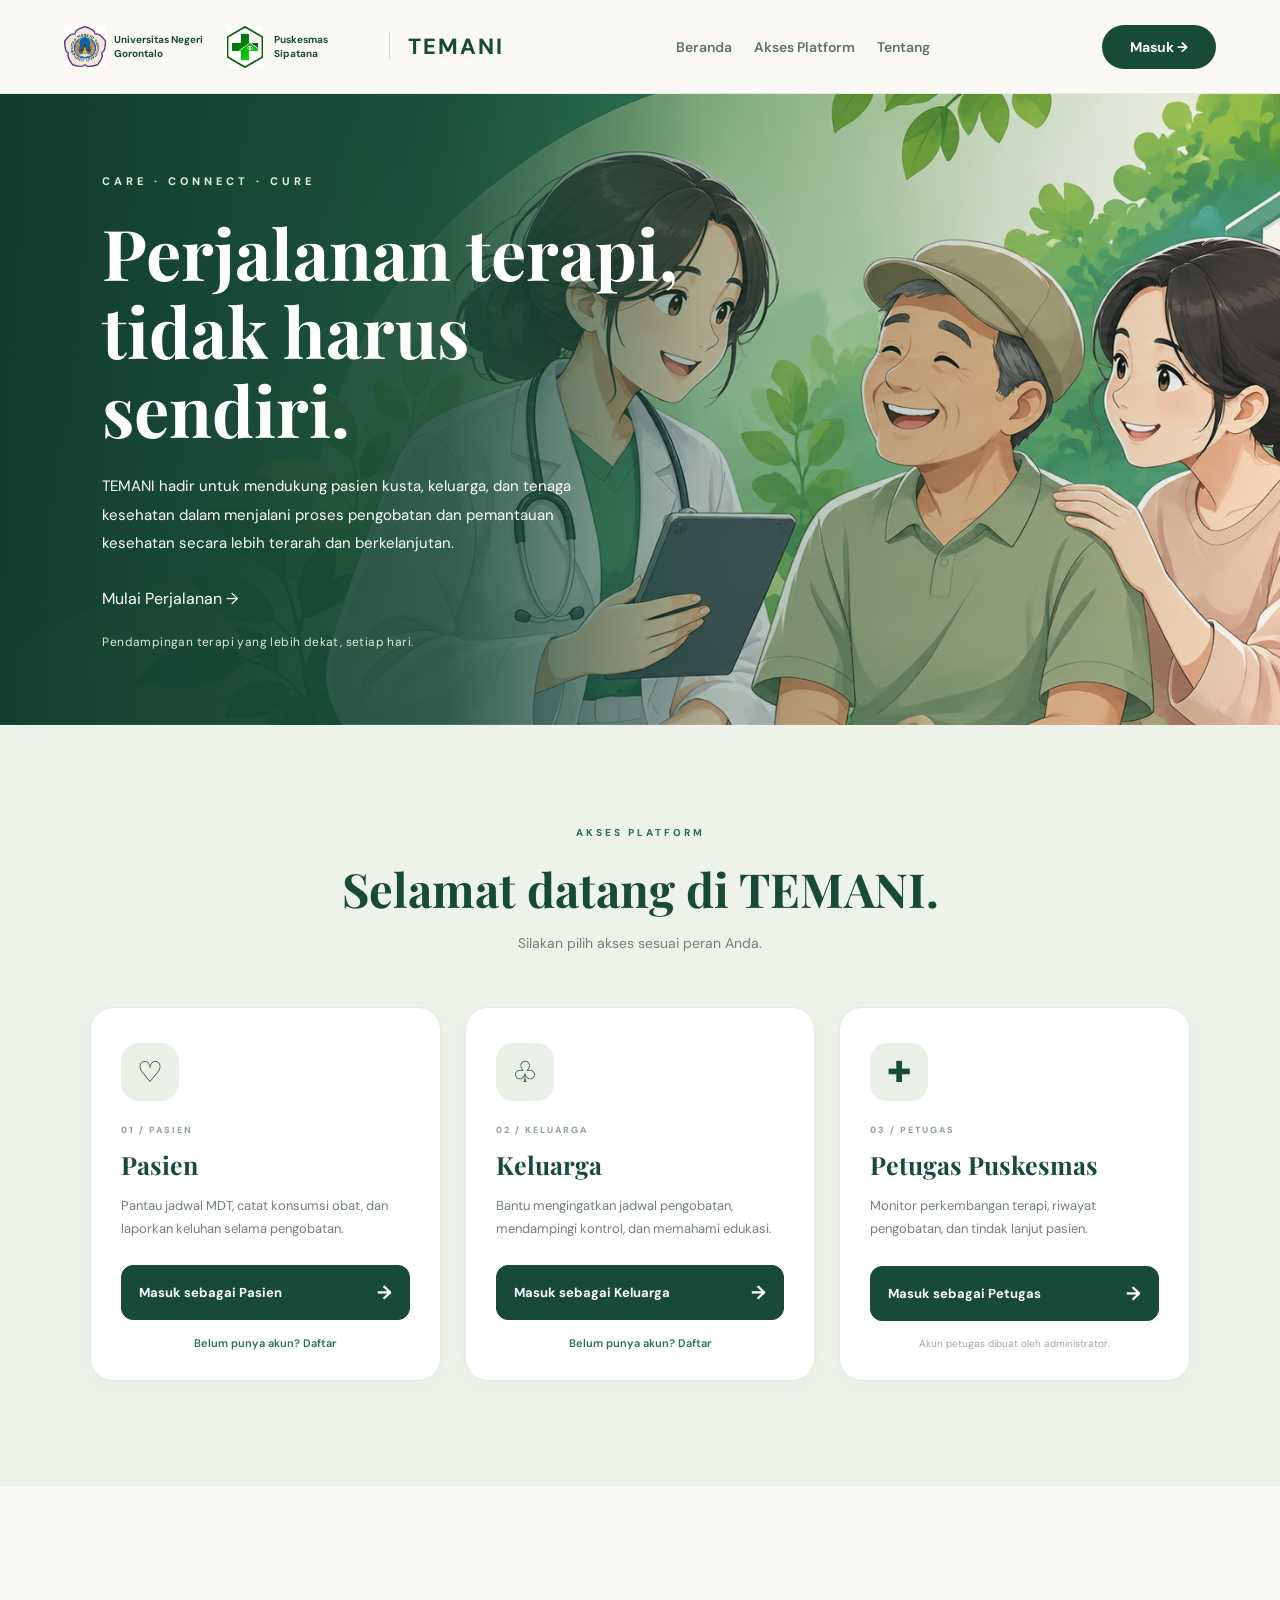
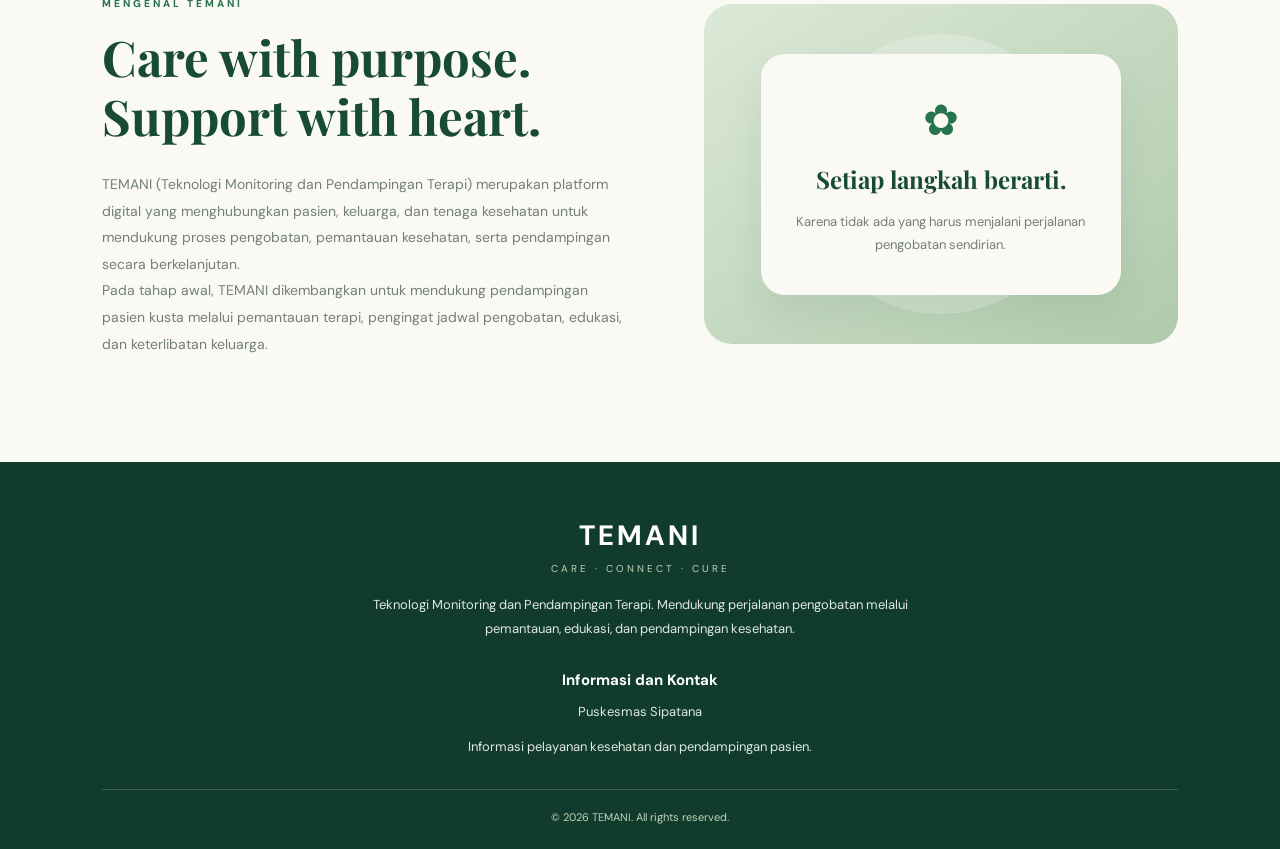
<file: index.html>
<!DOCTYPE html>
<html lang="id">
<head>
  <meta charset="UTF-8">
  <meta name="viewport" content="width=device-width, initial-scale=1.0">

  <meta name="theme-color" content="#174b38">
  <meta name="description" content="TEMANI - Platform Monitoring dan Pendampingan Terapi Morbus Hansen.">

  <title>TEMANI | Care · Connect · Cure</title>

  <link rel="preconnect" href="https://fonts.googleapis.com">
  <link rel="preconnect" href="https://fonts.gstatic.com" crossorigin>

  <link href="https://fonts.googleapis.com/css2?family=DM+Sans:wght@400;500;600;700;800&family=Playfair+Display:wght@500;600;700&display=swap" rel="stylesheet">

  <link rel="stylesheet" href="style.css">
</head>

<body>

  <!-- NAVIGATION -->
 
<header class="navbar">

  <div class="navbar-left">

    <div class="institution-brand">

      <div class="institution-item">
        <img src="images/logo-ung.jpg"
             alt="Logo Universitas Negeri Gorontalo">
        <span>Universitas Negeri Gorontalo</span>
      </div>

      <div class="institution-item">
        <img src="images/logo-puskesmas.webp"
             alt="Logo Puskesmas Sipatana">
        <span>Puskesmas Sipatana</span>
      </div>

    </div>

    <a href="#beranda" class="brand">
      <span>TEMANI</span>
    </a>

  </div>

  <nav class="nav-links">
    <a href="#beranda">Beranda</a>
    <a href="#akses">Akses Platform</a>
    <a href="#tentang">Tentang</a>
  </nav>

  <button class="nav-login" onclick="openLogin('pasien')">
    Masuk →
  </button>

  <button class="mobile-menu" aria-label="Buka menu">
    ☰
  </button>

</header>



  <main>

    <!-- HERO -->
    <section class="hero" id="beranda">

      <div class="hero-overlay"></div>

      <div class="hero-content">

        <div class="hero-label">
          CARE · CONNECT · CURE
        </div>

        <h1>
          Perjalanan terapi,<br>
          tidak harus sendiri.
        </h1>

        
<p>
  TEMANI hadir untuk mendukung pasien kusta,
  keluarga, dan tenaga kesehatan dalam menjalani
  proses pengobatan dan pemantauan kesehatan
  secara lebih terarah dan berkelanjutan.
</p>


        <a href="#akses" class="hero-cta">
          Mulai Perjalanan →
        </a>

        <div class="hero-caption">
          Pendampingan terapi yang lebih dekat, setiap hari.
        </div>

      </div>

    </section>


    <!-- USER ACCESS -->
    <section class="access-section" id="akses">

      <div class="access-heading">

        <span class="section-label">AKSES PLATFORM</span>

        <h2>Selamat datang di TEMANI.</h2>

        <p>
          Silakan pilih akses sesuai peran Anda.
        </p>

      </div>


      <div class="access-grid">

        <!-- PATIENT -->
        <article class="access-card">

          <div class="access-icon">♡</div>

          <span class="access-number">01 / PASIEN</span>

          <h3>Pasien</h3>

          <p>
            Pantau jadwal MDT, catat konsumsi obat,
            dan laporkan keluhan selama pengobatan.
          </p>

          <button
            class="access-button"
            onclick="openLogin('pasien')">
            Masuk sebagai Pasien
            <span>→</span>
          </button>

          <a href="#" class="register-link"
             onclick="openRegister('pasien'); return false;">
            Belum punya akun? Daftar
          </a>

        </article>


        <!-- FAMILY -->
        <article class="access-card">

          <div class="access-icon">♧</div>

          <span class="access-number">02 / KELUARGA</span>

          <h3>Keluarga</h3>

          <p>
            Bantu mengingatkan jadwal pengobatan,
            mendampingi kontrol, dan memahami edukasi.
          </p>

          <button
            class="access-button"
            onclick="openLogin('keluarga')">
            Masuk sebagai Keluarga
            <span>→</span>
          </button>

          <a href="#" class="register-link"
             onclick="openRegister('keluarga'); return false;">
            Belum punya akun? Daftar
          </a>

        </article>


        <!-- HEALTH STAFF -->
        <article class="access-card">

          <div class="access-icon">✚</div>

          <span class="access-number">03 / PETUGAS</span>

          <h3>Petugas Puskesmas</h3>

          <p>
            Monitor perkembangan terapi, riwayat
            pengobatan, dan tindak lanjut pasien.
          </p>

          <button
            class="access-button"
            onclick="openLogin('petugas')">
            Masuk sebagai Petugas
            <span>→</span>
          </button>

          <span class="staff-note">
            Akun petugas dibuat oleh administrator.
          </span>

        </article>

      </div>

    </section>


    <!-- ABOUT -->
    <section class="about-section" id="tentang">

      
<div class="about-content">

  <span class="section-label">MENGENAL TEMANI</span>

  <h2>
    Care with purpose.<br>
    Support with heart.
  </h2>

  <p>
    TEMANI (Teknologi Monitoring dan Pendampingan Terapi)
    merupakan platform digital yang menghubungkan pasien,
    keluarga, dan tenaga kesehatan untuk mendukung proses
    pengobatan, pemantauan kesehatan, serta pendampingan
    secara berkelanjutan.
  </p>

  <p>
    Pada tahap awal, TEMANI dikembangkan untuk mendukung
    pendampingan pasien kusta melalui pemantauan terapi,
    pengingat jadwal pengobatan, edukasi, dan keterlibatan
    keluarga.
  </p>

</div>


      <div class="about-visual">

        <div class="about-decoration"></div>

        <div class="about-card">

          <span class="about-symbol">✿</span>

          <h3>Setiap langkah berarti.</h3>

          <p>
            Karena tidak ada yang harus menjalani
            perjalanan pengobatan sendirian.
          </p>

        </div>

      </div>

    </section>

  </main>


  <!-- FOOTER -->

<footer class="footer">

  <div class="footer-brand">
    <strong>TEMANI</strong>
    <span>CARE · CONNECT · CURE</span>
  </div>

  <p>
    Teknologi Monitoring dan Pendampingan Terapi.
    Mendukung perjalanan pengobatan melalui
    pemantauan, edukasi, dan pendampingan kesehatan.
  </p>

  <div class="footer-contact">
    <h3>Informasi dan Kontak</h3>
    <p>Puskesmas Sipatana</p>
    <p>Informasi pelayanan kesehatan dan pendampingan pasien.</p>
  </div>

  <div class="footer-bottom">
    © 2026 TEMANI. All rights reserved.
  </div>

</footer>



<script src="data.js"></script>
<script src="script.js"></script>
</body>
</html>
</file>
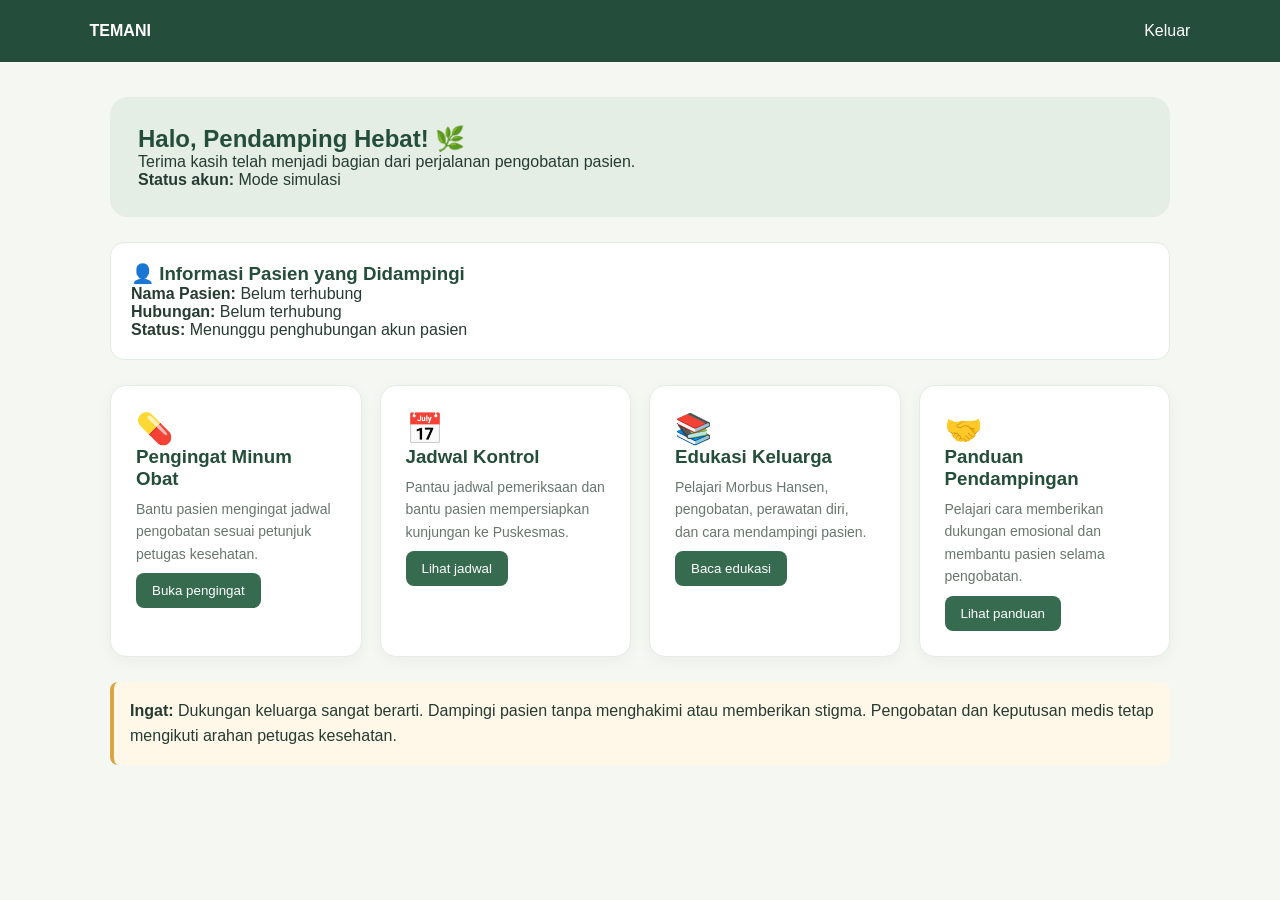
<file: dashboard-keluarga.html>
<!DOCTYPE html>
<html lang="id">
<head>
  <meta charset="UTF-8">
  <meta name="viewport" content="width=device-width, initial-scale=1.0">
  <title>Dashboard Keluarga | TEMANI</title>
  <link rel="stylesheet" href="style.css">

  <style>
    body {
      margin: 0;
      background: #f5f7f2;
      color: #263b32;
      font-family: Arial, sans-serif;
    }

    .dashboard-header {
      background: #244d3b;
      color: white;
      padding: 22px 7%;
      display: flex;
      justify-content: space-between;
      align-items: center;
    }

    .dashboard-header a {
      color: white;
      text-decoration: none;
    }

    .dashboard-container {
      max-width: 1100px;
      margin: 35px auto;
      padding: 0 20px;
    }

    .welcome {
      background: #e4eee5;
      padding: 28px;
      border-radius: 18px;
      margin-bottom: 25px;
    }

    .welcome h1 {
      margin-top: 0;
      color: #244d3b;
    }

    .patient-info {
      background: white;
      padding: 20px;
      border-radius: 14px;
      margin-bottom: 25px;
      border: 1px solid #e5ebe5;
    }

    .patient-info h3 {
      color: #244d3b;
      margin-top: 0;
    }

    .dashboard-grid {
      display: grid;
      grid-template-columns: repeat(auto-fit, minmax(230px, 1fr));
      gap: 18px;
    }

    .dashboard-card {
      background: white;
      padding: 25px;
      border-radius: 16px;
      box-shadow: 0 4px 15px #0000000b;
      border: 1px solid #e5ebe5;
    }

    .dashboard-card .emoji {
      font-size: 30px;
    }

    .dashboard-card h3 {
      color: #244d3b;
      margin-bottom: 8px;
    }

    .dashboard-card p {
      color: #68766e;
      line-height: 1.6;
      font-size: 14px;
    }

    .dashboard-card button {
      border: none;
      background: #376b50;
      color: white;
      padding: 10px 16px;
      border-radius: 8px;
      cursor: pointer;
      margin-top: 8px;
    }

    .support-note {
      background: #fff8e9;
      border-left: 4px solid #d9a441;
      padding: 16px;
      border-radius: 8px;
      margin-top: 25px;
      line-height: 1.6;
    }

    @media (max-width: 600px) {
      .dashboard-header {
        padding: 18px 5%;
      }

      .dashboard-container {
        margin-top: 20px;
      }
    }
  </style>
</head>

<body>

  <header class="dashboard-header">
    <strong>TEMANI</strong>
    <a href="index.html">Keluar</a>
  </header>

  <main class="dashboard-container">

    <section class="welcome">
      <h1>Halo, Pendamping Hebat! 🌿</h1>
      <p>Terima kasih telah menjadi bagian dari perjalanan pengobatan pasien.</p>
      <p><strong>Status akun:</strong> Mode simulasi</p>
    </section>

    <section class="patient-info">
      <h3>👤 Informasi Pasien yang Didampingi</h3>
      <p><strong>Nama Pasien:</strong> Belum terhubung</p>
      <p><strong>Hubungan:</strong> Belum terhubung</p>
      <p><strong>Status:</strong> Menunggu penghubungan akun pasien</p>
    </section>

    <section class="dashboard-grid">

      <article class="dashboard-card">
        <div class="emoji">💊</div>
        <h3>Pengingat Minum Obat</h3>
        <p>Bantu pasien mengingat jadwal pengobatan sesuai petunjuk petugas kesehatan.</p>
        <button onclick="alert('Fitur pengingat obat belum terhubung.')">
          Buka pengingat
        </button>
      </article>

      <article class="dashboard-card">
        <div class="emoji">📅</div>
        <h3>Jadwal Kontrol</h3>
        <p>Pantau jadwal pemeriksaan dan bantu pasien mempersiapkan kunjungan ke Puskesmas.</p>
        <button onclick="alert('Jadwal kontrol belum tersedia.')">
          Lihat jadwal
        </button>
      </article>

      <article class="dashboard-card">
        <div class="emoji">📚</div>
        <h3>Edukasi Keluarga</h3>
        <p>Pelajari Morbus Hansen, pengobatan, perawatan diri, dan cara mendampingi pasien.</p>
        <button onclick="alert('Modul edukasi belum tersedia.')">
          Baca edukasi
        </button>
      </article>

      <article class="dashboard-card">
        <div class="emoji">🤝</div>
        <h3>Panduan Pendampingan</h3>
        <p>Pelajari cara memberikan dukungan emosional dan membantu pasien selama pengobatan.</p>
        <button onclick="alert('Panduan pendampingan belum tersedia.')">
          Lihat panduan
        </button>
      </article>

    </section>

    <div class="support-note">
      <strong>Ingat:</strong> Dukungan keluarga sangat berarti. Dampingi pasien tanpa menghakimi atau memberikan stigma. Pengobatan dan keputusan medis tetap mengikuti arahan petugas kesehatan.
    </div>

  </main>

</body>
</html>
</file>
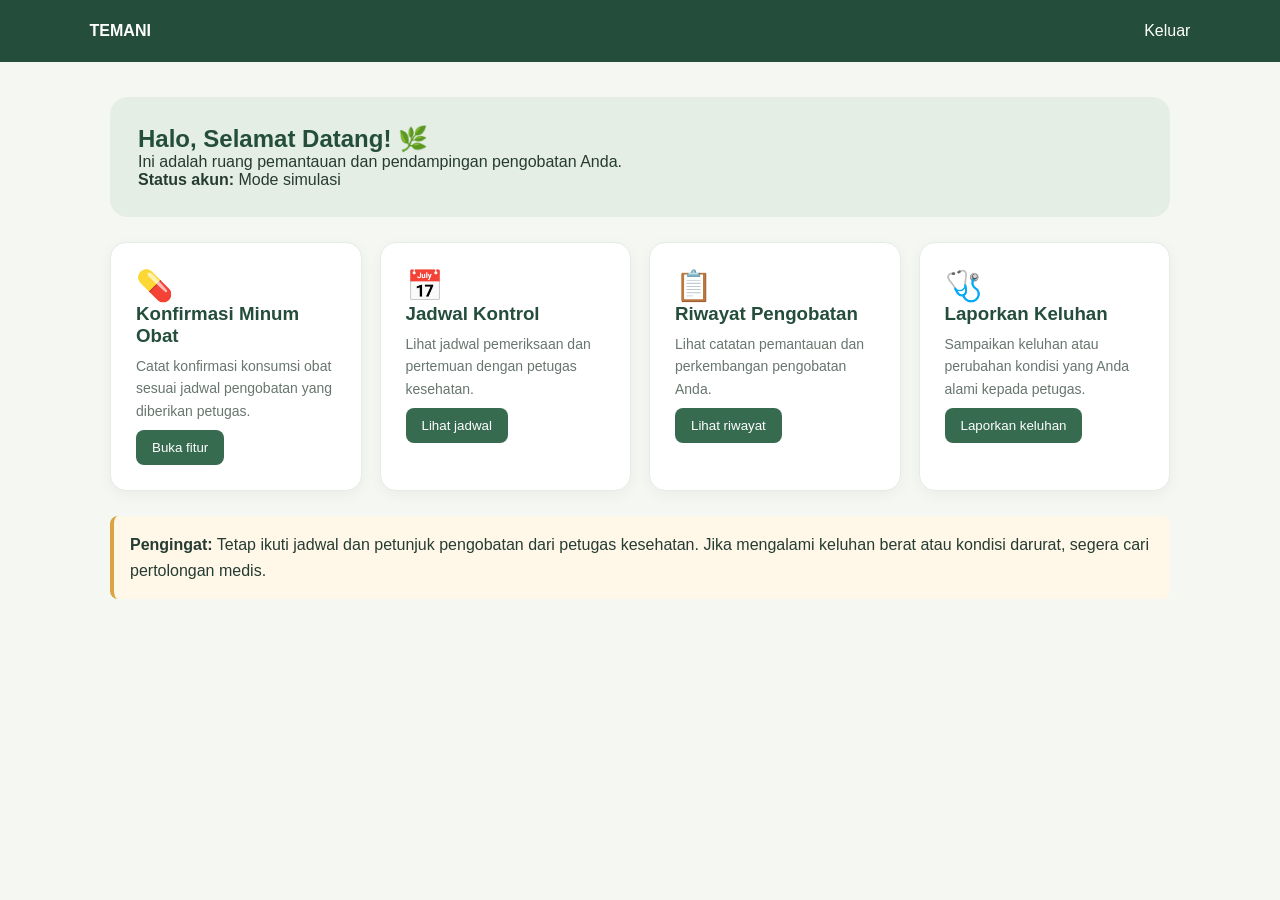
<file: dashboard-pasien.html>
<!DOCTYPE html>
<html lang="id">
<head>
  <meta charset="UTF-8">
  <meta name="viewport" content="width=device-width, initial-scale=1.0">
  <title>Dashboard Pasien | TEMANI</title>
  <link rel="stylesheet" href="style.css">
  <style>
    body {
      margin: 0;
      background: #f5f7f2;
      color: #263b32;
      font-family: Arial, sans-serif;
    }

    .dashboard-header {
      background: #244d3b;
      color: white;
      padding: 22px 7%;
      display: flex;
      justify-content: space-between;
      align-items: center;
    }

    .dashboard-header a {
      color: white;
      text-decoration: none;
    }

    .dashboard-container {
      max-width: 1100px;
      margin: 35px auto;
      padding: 0 20px;
    }

    .welcome {
      background: #e4eee5;
      padding: 28px;
      border-radius: 18px;
      margin-bottom: 25px;
    }

    .welcome h1 {
      margin-top: 0;
      color: #244d3b;
    }

    .dashboard-grid {
      display: grid;
      grid-template-columns: repeat(auto-fit, minmax(230px, 1fr));
      gap: 18px;
    }

    .dashboard-card {
      background: white;
      padding: 25px;
      border-radius: 16px;
      box-shadow: 0 4px 15px #0000000b;
      border: 1px solid #e5ebe5;
    }

    .dashboard-card .emoji {
      font-size: 30px;
    }

    .dashboard-card h3 {
      color: #244d3b;
      margin-bottom: 8px;
    }

    .dashboard-card p {
      color: #68766e;
      line-height: 1.6;
      font-size: 14px;
    }

    .dashboard-card button {
      border: none;
      background: #376b50;
      color: white;
      padding: 10px 16px;
      border-radius: 8px;
      cursor: pointer;
      margin-top: 8px;
    }

    .notice {
      background: #fff8e9;
      border-left: 4px solid #d9a441;
      padding: 16px;
      border-radius: 8px;
      margin-top: 25px;
      line-height: 1.6;
    }

    @media (max-width: 600px) {
      .dashboard-header {
        padding: 18px 5%;
      }

      .dashboard-container {
        margin-top: 20px;
      }
    }
  </style>
</head>

<body>

  <header class="dashboard-header">
    <strong>TEMANI</strong>
    <a href="index.html">Keluar</a>
  </header>

  <main class="dashboard-container">

    <section class="welcome">
      <h1>Halo, Selamat Datang! 🌿</h1>
      <p>Ini adalah ruang pemantauan dan pendampingan pengobatan Anda.</p>
      <p><strong>Status akun:</strong> Mode simulasi</p>
    </section>

    <section class="dashboard-grid">

      <article class="dashboard-card">
        <div class="emoji">💊</div>
        <h3>Konfirmasi Minum Obat</h3>
        <p>Catat konfirmasi konsumsi obat sesuai jadwal pengobatan yang diberikan petugas.</p>
        <button onclick="alert('Fitur konfirmasi obat belum terhubung.')">Buka fitur</button>
      </article>

      <article class="dashboard-card">
        <div class="emoji">📅</div>
        <h3>Jadwal Kontrol</h3>
        <p>Lihat jadwal pemeriksaan dan pertemuan dengan petugas kesehatan.</p>
        <button onclick="alert('Jadwal kontrol belum tersedia.')">Lihat jadwal</button>
      </article>

      <article class="dashboard-card">
        <div class="emoji">📋</div>
        <h3>Riwayat Pengobatan</h3>
        <p>Lihat catatan pemantauan dan perkembangan pengobatan Anda.</p>
        <button onclick="alert('Riwayat pengobatan belum tersedia.')">Lihat riwayat</button>
      </article>

      <article class="dashboard-card">
        <div class="emoji">🩺</div>
        <h3>Laporkan Keluhan</h3>
        <p>Sampaikan keluhan atau perubahan kondisi yang Anda alami kepada petugas.</p>
        <button onclick="alert('Form keluhan belum tersedia.')">Laporkan keluhan</button>
      </article>

    </section>

    <div class="notice">
      <strong>Pengingat:</strong> Tetap ikuti jadwal dan petunjuk pengobatan dari petugas kesehatan. Jika mengalami keluhan berat atau kondisi darurat, segera cari pertolongan medis.
    </div>

  </main>

</body>
</html>
</file>
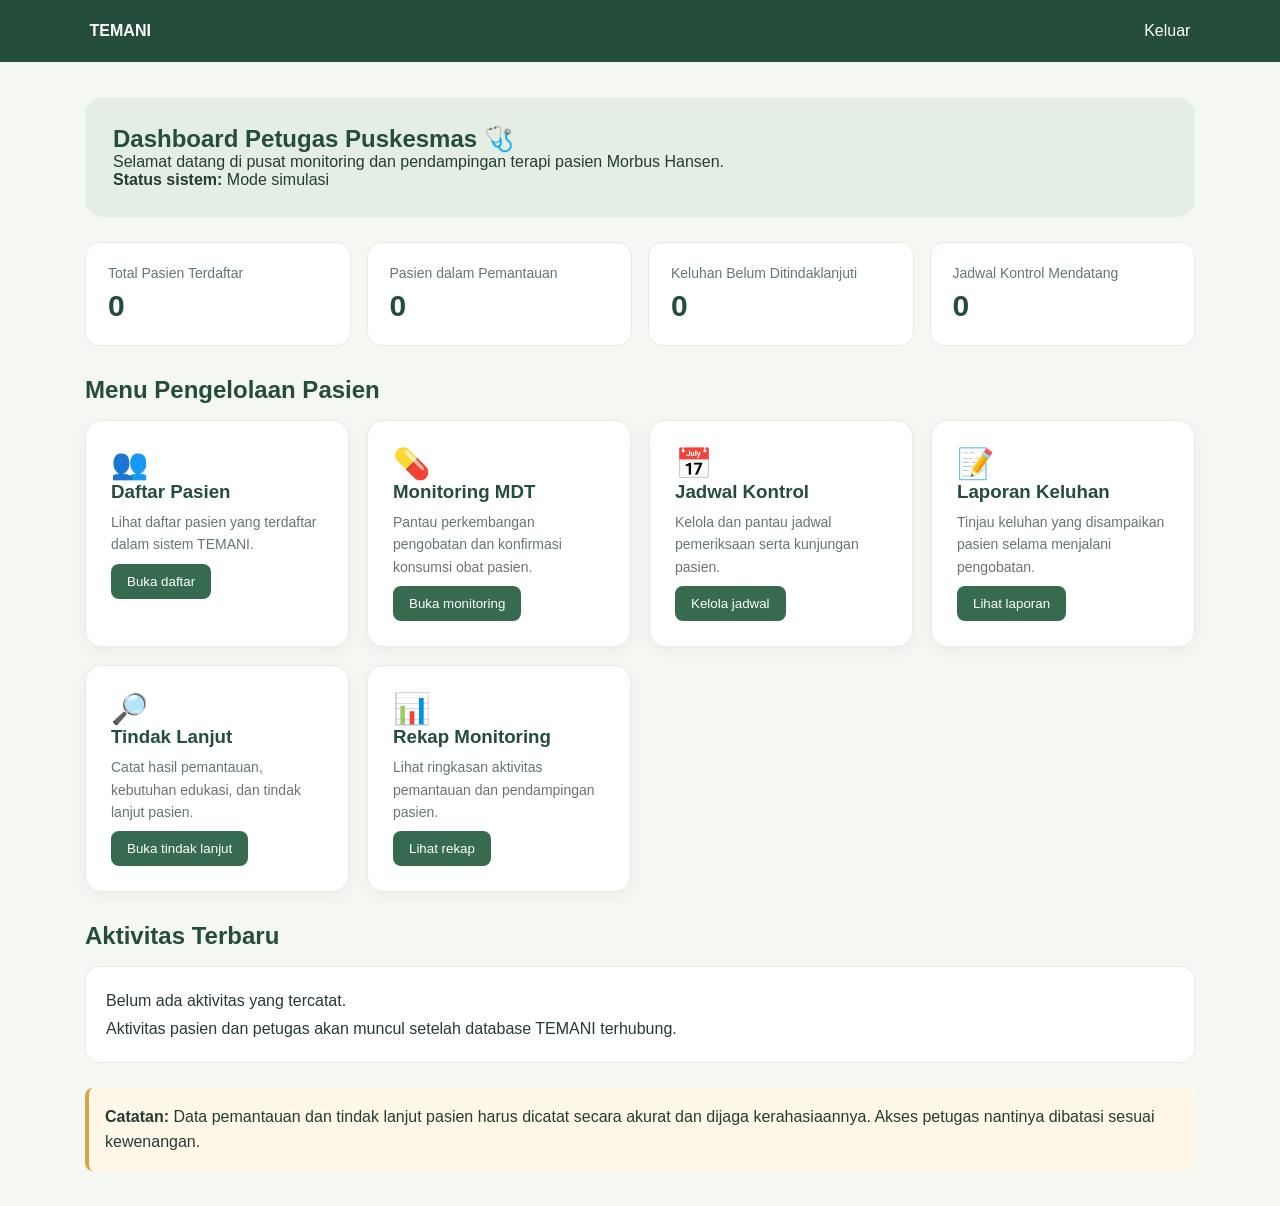
<file: dashboard-petugas.html>
<!DOCTYPE html>
<html lang="id">
<head>
  <meta charset="UTF-8">
  <meta name="viewport" content="width=device-width, initial-scale=1.0">
  <title>Dashboard Petugas | TEMANI</title>
  <link rel="stylesheet" href="style.css">

  <style>
    body {
      margin: 0;
      background: #f5f7f2;
      color: #263b32;
      font-family: Arial, sans-serif;
    }

    .dashboard-header {
      background: #244d3b;
      color: white;
      padding: 22px 7%;
      display: flex;
      justify-content: space-between;
      align-items: center;
    }

    .dashboard-header a {
      color: white;
      text-decoration: none;
    }

    .dashboard-container {
      max-width: 1150px;
      margin: 35px auto;
      padding: 0 20px;
    }

    .welcome {
      background: #e4eee5;
      padding: 28px;
      border-radius: 18px;
      margin-bottom: 25px;
    }

    .welcome h1 {
      margin-top: 0;
      color: #244d3b;
    }

    .summary-grid {
      display: grid;
      grid-template-columns: repeat(auto-fit, minmax(180px, 1fr));
      gap: 16px;
      margin-bottom: 28px;
    }

    .summary-card {
      background: white;
      padding: 22px;
      border-radius: 14px;
      border: 1px solid #e5ebe5;
    }

    .summary-card p {
      color: #68766e;
      margin-bottom: 8px;
      font-size: 14px;
    }

    .summary-card h2 {
      color: #244d3b;
      margin: 0;
      font-size: 30px;
    }

    .dashboard-grid {
      display: grid;
      grid-template-columns: repeat(auto-fit, minmax(230px, 1fr));
      gap: 18px;
    }

    .dashboard-card {
      background: white;
      padding: 25px;
      border-radius: 16px;
      box-shadow: 0 4px 15px #0000000b;
      border: 1px solid #e5ebe5;
    }

    .dashboard-card .emoji {
      font-size: 30px;
    }

    .dashboard-card h3 {
      color: #244d3b;
      margin-bottom: 8px;
    }

    .dashboard-card p {
      color: #68766e;
      line-height: 1.6;
      font-size: 14px;
    }

    .dashboard-card button {
      border: none;
      background: #376b50;
      color: white;
      padding: 10px 16px;
      border-radius: 8px;
      cursor: pointer;
      margin-top: 8px;
    }

    .section-title {
      color: #244d3b;
      margin: 30px 0 16px;
    }

    .activity-box {
      background: white;
      border: 1px solid #e5ebe5;
      border-radius: 14px;
      padding: 20px;
      line-height: 1.7;
    }

    .notice {
      background: #fff8e9;
      border-left: 4px solid #d9a441;
      padding: 16px;
      border-radius: 8px;
      margin-top: 25px;
      line-height: 1.6;
    }

    @media (max-width: 600px) {
      .dashboard-header {
        padding: 18px 5%;
      }

      .dashboard-container {
        margin-top: 20px;
      }
    }
  </style>
</head>

<body>

  <header class="dashboard-header">
    <strong>TEMANI</strong>
    <a href="index.html">Keluar</a>
  </header>

  <main class="dashboard-container">

    <section class="welcome">
      <h1>Dashboard Petugas Puskesmas 🩺</h1>
      <p>Selamat datang di pusat monitoring dan pendampingan terapi pasien Morbus Hansen.</p>
      <p><strong>Status sistem:</strong> Mode simulasi</p>
    </section>

    <!-- RINGKASAN DATA -->

    <section class="summary-grid">

      <article class="summary-card">
        <p>Total Pasien Terdaftar</p>
        <h2>0</h2>
      </article>

      <article class="summary-card">
        <p>Pasien dalam Pemantauan</p>
        <h2>0</h2>
      </article>

      <article class="summary-card">
        <p>Keluhan Belum Ditindaklanjuti</p>
        <h2>0</h2>
      </article>

      <article class="summary-card">
        <p>Jadwal Kontrol Mendatang</p>
        <h2>0</h2>
      </article>

    </section>

    <!-- MENU UTAMA -->

    <h2 class="section-title">Menu Pengelolaan Pasien</h2>

    <section class="dashboard-grid">

      <article class="dashboard-card">
        <div class="emoji">👥</div>
        <h3>Daftar Pasien</h3>
        <p>Lihat daftar pasien yang terdaftar dalam sistem TEMANI.</p>
        <button onclick="alert('Daftar pasien belum terhubung ke database.')">
          Buka daftar
        </button>
      </article>

      <article class="dashboard-card">
        <div class="emoji">💊</div>
        <h3>Monitoring MDT</h3>
        <p>Pantau perkembangan pengobatan dan konfirmasi konsumsi obat pasien.</p>
        <button onclick="alert('Monitoring MDT belum tersedia.')">
          Buka monitoring
        </button>
      </article>

      <article class="dashboard-card">
        <div class="emoji">📅</div>
        <h3>Jadwal Kontrol</h3>
        <p>Kelola dan pantau jadwal pemeriksaan serta kunjungan pasien.</p>
        <button onclick="alert('Pengelolaan jadwal belum tersedia.')">
          Kelola jadwal
        </button>
      </article>

      <article class="dashboard-card">
        <div class="emoji">📝</div>
        <h3>Laporan Keluhan</h3>
        <p>Tinjau keluhan yang disampaikan pasien selama menjalani pengobatan.</p>
        <button onclick="alert('Laporan keluhan belum tersedia.')">
          Lihat laporan
        </button>
      </article>

      <article class="dashboard-card">
        <div class="emoji">🔎</div>
        <h3>Tindak Lanjut</h3>
        <p>Catat hasil pemantauan, kebutuhan edukasi, dan tindak lanjut pasien.</p>
        <button onclick="alert('Fitur tindak lanjut belum tersedia.')">
          Buka tindak lanjut
        </button>
      </article>

      <article class="dashboard-card">
        <div class="emoji">📊</div>
        <h3>Rekap Monitoring</h3>
        <p>Lihat ringkasan aktivitas pemantauan dan pendampingan pasien.</p>
        <button onclick="alert('Rekap monitoring belum tersedia.')">
          Lihat rekap
        </button>
      </article>

    </section>

    <!-- AKTIVITAS -->

    <h2 class="section-title">Aktivitas Terbaru</h2>

    <section class="activity-box">
      Belum ada aktivitas yang tercatat.
      <br>
      Aktivitas pasien dan petugas akan muncul setelah database TEMANI terhubung.
    </section>

    <div class="notice">
      <strong>Catatan:</strong> Data pemantauan dan tindak lanjut pasien harus dicatat secara akurat dan dijaga kerahasiaannya. Akses petugas nantinya dibatasi sesuai kewenangan.
    </div>

  </main>

</body>
</html>
</file>
<file: style.css>
@import url('https://fonts.googleapis.com/css2?family=DM+Sans:wght@400;500;600;700;800&family=Playfair+Display:wght@500;600;700&display=swap');

/* =========================
   TEMANI DESIGN SYSTEM
========================= */

:root {
  --forest: #174b38;
  --deep: #103b2d;
  --green: #26734e;
  --sage: #a9c5a5;
  --mint: #edf3e9;
  --cream: #faf9f3;
  --white: #ffffff;
  --text: #244b3b;
  --muted: #728078;
  --border: #e7eae0;
}

* {
  margin: 0;
  padding: 0;
  box-sizing: border-box;
}

html {
  scroll-behavior: smooth;
  scroll-padding-top: 90px;
}

body {
  font-family: 'DM Sans', sans-serif;
  background: var(--cream);
  color: var(--text);
  overflow-x: hidden;
}

button,
a {
  font-family: inherit;
}

button {
  cursor: pointer;
}

a {
  text-decoration: none;
  color: inherit;
}


/* =========================
   NAVIGATION
========================= */

.navbar {
  height: 78px;
  padding: 0 7%;
  display: flex;
  justify-content: space-between;
  align-items: center;
  background: rgba(250,249,243,0.96);
  border-bottom: 1px solid var(--border);
  position: sticky;
  top: 0;
  z-index: 100;
  backdrop-filter: blur(12px);
}

.brand {
  display: flex;
  align-items: center;
  gap: 12px;
  color: var(--forest);
  font-size: 25px;
  font-weight: 800;
  letter-spacing: 1px;
}

.brand-logo {
  width: 43px;
  height: 43px;
  background: var(--forest);
  color: white;
  border-radius: 14px;
  display: grid;
  place-items: center;
  font-size: 24px;
}

.nav-links {
  display: flex;
  align-items: center;
  gap: 36px;
}

.nav-links a {
  font-size: 14px;
  font-weight: 600;
  color: #617267;
  transition: 0.25s;
}

.nav-links a:hover {
  color: var(--green);
}

.nav-login {
  padding: 13px 28px;
  border: none;
  border-radius: 30px;
  background: var(--forest);
  color: white;
  font-size: 14px;
  font-weight: 700;
  transition: 0.25s;
}

.nav-login:hover {
  background: var(--green);
  transform: translateY(-2px);
}

.mobile-menu {
  display: none;
  border: none;
  background: none;
  font-size: 25px;
  color: var(--forest);
}


/* =========================
   HERO SECTION
========================= */


.hero {
  min-height: 590px;
  position: relative;
  display: flex;
  align-items: center;
  padding: 75px 8%;
  background-color: #e5ede0;

  background-image:
    linear-gradient(
      90deg,
      rgba(16,59,45,0.96) 0%,
      rgba(23,75,56,0.88) 35%,
      rgba(23,75,56,0.35) 55%,
      rgba(23,75,56,0.02) 100%
    ),
    url("images/temani-hero.png");

  background-size: cover;
  background-position: 65% center;
  background-repeat: no-repeat;
  overflow: hidden;
}

.hero-content {
  position: relative;
  z-index: 10;
  max-width: 620px;
  color: #ffffff !important;
}

.hero-label {
  display: inline-block;
  color: #e0ead8 !important;
  font-size: 11px;
  font-weight: 800;
  letter-spacing: 4px;
  margin-bottom: 25px;
}

.hero h1 {
  font-family: 'Playfair Display', serif;
  font-size: clamp(44px, 5.5vw, 70px);
  line-height: 1.12;
  color: #ffffff !important;
  margin-bottom: 24px;
}

.hero-content > p {
  max-width: 510px;
  color: #ffffff !important;
  font-size: 15px;
  line-height: 1.9;
  margin-bottom: 30px;
}

.hero-caption {
  margin-top: 25px;
  color: #e0ead8 !important;
  font-size: 12px;
  letter-spacing: 0.4px;
}



/* =========================
   ACCESS SECTION
========================= */

.access-section {
  padding: 95px 7% 105px;
  background: var(--mint);
}

.access-heading {
  text-align: center;
  margin-bottom: 55px;
}

.section-label {
  display: inline-block;
  color: var(--green);
  font-size: 10px;
  font-weight: 800;
  letter-spacing: 3px;
  margin-bottom: 18px;
}

.access-heading h2 {
  font-family: 'Playfair Display', serif;
  color: var(--forest);
  font-size: clamp(32px, 4vw, 47px);
  margin-bottom: 14px;
}

.access-heading p {
  color: var(--muted);
  font-size: 14px;
}

.access-grid {
  display: grid;
  grid-template-columns: repeat(3, 1fr);
  gap: 24px;
  max-width: 1250px;
  margin: 0 auto;
}

.access-card {
  position: relative;
  padding: 35px 30px 30px;
  min-height: 340px;
  display: flex;
  flex-direction: column;
  align-items: flex-start;
  background: white;
  border: 1px solid #e6eadd;
  border-radius: 23px;
  transition: 0.3s;
  box-shadow: 0 5px 20px #174b3808;
}

.access-card:hover {
  transform: translateY(-7px);
  box-shadow: 0 17px 35px #174b3815;
  border-color: #b7cfb3;
}

.access-icon {
  width: 58px;
  height: 58px;
  display: grid;
  place-items: center;
  border-radius: 18px;
  background: #e9f1e6;
  color: var(--forest);
  font-size: 29px;
  margin-bottom: 23px;
}

.access-number {
  font-size: 9px;
  font-weight: 800;
  letter-spacing: 2px;
  color: #91a391;
  margin-bottom: 12px;
}

.access-card h3 {
  font-family: 'Playfair Display', serif;
  font-size: 25px;
  color: var(--forest);
  margin-bottom: 13px;
}

.access-card > p {
  color: var(--muted);
  font-size: 13px;
  line-height: 1.8;
  margin-bottom: 25px;
}

.access-button {
  width: 100%;
  margin-top: auto;
  padding: 14px 17px;
  display: flex;
  justify-content: space-between;
  align-items: center;
  background: var(--forest);
  color: white;
  border: 1px solid var(--forest);
  border-radius: 12px;
  font-size: 13px;
  font-weight: 700;
  transition: 0.25s;
}

.access-button:hover {
  background: var(--green);
  transform: translateY(-2px);
}

.access-button span {
  font-size: 19px;
}

.register-link {
  color: var(--green);
  font-size: 11px;
  font-weight: 600;
  margin-top: 16px;
  align-self: center;
}

.register-link:hover {
  text-decoration: underline;
}

.staff-note {
  color: #9aab9e;
  font-size: 10px;
  margin-top: 16px;
  align-self: center;
}


/* =========================
   ABOUT SECTION
========================= */

.about-section {
  padding: 105px 8%;
  display: grid;
  grid-template-columns: 1fr 0.9fr;
  gap: 75px;
  align-items: center;
  background: var(--cream);
}

.about-content h2 {
  font-family: 'Playfair Display', serif;
  font-size: clamp(36px, 4vw, 49px);
  line-height: 1.2;
  color: var(--forest);
  margin-bottom: 25px;
}

.about-content p {
  max-width: 550px;
  font-size: 14px;
  line-height: 1.9;
  color: var(--muted);
}

.about-visual {
  min-height: 340px;
  display: grid;
  place-items: center;
  position: relative;
  overflow: hidden;
  border-radius: 28px;
  background: linear-gradient(145deg, #dce9d8, #afcaaa);
}

.about-decoration {
  position: absolute;
  width: 280px;
  height: 280px;
  border-radius: 50%;
  background: rgba(255,255,255,0.23);
}

.about-card {
  position: relative;
  z-index: 1;
  width: 76%;
  padding: 38px 28px;
  text-align: center;
  background: var(--cream);
  border-radius: 24px;
  box-shadow: 0 18px 35px #174b3815;
}

.about-symbol {
  font-size: 43px;
  color: var(--green);
}

.about-card h3 {
  font-family: 'Playfair Display', serif;
  font-size: 24px;
  color: var(--forest);
  margin: 15px 0;
}

.about-card p {
  color: var(--muted);
  font-size: 13px;
  line-height: 1.8;
}


/* =========================
   FOOTER
========================= */

.footer {
  padding: 45px 20px 20px;
  background: var(--deep);
  color: white;
  text-align: center;
}

.footer-brand {
  display: flex;
  justify-content: center;
  align-items: center;
  gap: 12px;
  font-size: 24px;
  margin-bottom: 14px;
}

.footer p {
  font-size: 12px;
  color: #d4e1d4;
  margin-bottom: 12px;
}

.footer-tagline {
  font-size: 10px;
  letter-spacing: 3px;
  color: #b8d1b2;
}

.footer-bottom {
  border-top: 1px solid #ffffff20;
  margin-top: 30px;
  padding-top: 18px;
  font-size: 10px;
  color: #b8c9b9;
}


/* =========================
   LOGIN MODAL
========================= */

.login-modal {
  position: fixed;
  inset: 0;
  z-index: 1000;
  background: rgba(12,39,28,0.70);
  display: flex;
  justify-content: center;
  align-items: center;
  padding: 20px;
  backdrop-filter: blur(6px);
}

.login-box {
  position: relative;
  width: 100%;
  max-width: 430px;
  padding: 38px;
  border-radius: 25px;
  background: var(--cream);
  box-shadow: 0 20px 60px #0003;
  animation: modalAppear 0.25s ease;
}

@keyframes modalAppear {
  from {
    opacity: 0;
    transform: translateY(15px);
  }
  to {
    opacity: 1;
    transform: translateY(0);
  }
}

.close-modal {
  position: absolute;
  top: 15px;
  right: 20px;
  background: none;
  border: none;
  font-size: 30px;
  color: var(--muted);
}

.login-logo {
  width: 55px;
  height: 55px;
  background: var(--forest);
  color: white;
  border-radius: 17px;
  display: grid;
  place-items: center;
  font-size: 30px;
  margin-bottom: 25px;
}

.login-box h2 {
  font-family: 'Playfair Display', serif;
  color: var(--forest);
  font-size: 29px;
  margin-bottom: 12px;
}

.login-description {
  color: var(--muted);
  font-size: 13px;
  line-height: 1.7;
  margin-bottom: 25px;
}

.login-box form {
  display: flex;
  flex-direction: column;
  gap: 10px;
}

.login-box label {
  font-size: 13px;
  font-weight: 700;
  color: var(--forest);
}

.login-box input {
  padding: 14px;
  border: 1px solid #dce5d9;
  border-radius: 12px;
  background: white;
  font-family: inherit;
  font-size: 14px;
  margin-bottom: 12px;
  outline: none;
}

.login-box input:focus {
  border-color: var(--green);
  box-shadow: 0 0 0 3px #26734e18;
}

.login-submit {
  padding: 15px;
  border: none;
  border-radius: 30px;
  background: var(--forest);
  color: white;
  font-weight: 700;
  margin-top: 10px;
  transition: 0.2s;
}

.login-submit:hover {
  background: var(--green);
}

.login-message {
  text-align: center;
  font-size: 12px;
  color: var(--muted);
  margin-top: 22px;
  line-height: 1.8;
}

.login-message a {
  color: var(--green);
  font-weight: 700;
}

.success-message {
  color: var(--green);
  font-weight: 600;
}

.login-footer {
  margin-top: 25px;
  text-align: center;
  color: var(--sage);
  font-size: 10px;
  letter-spacing: 2px;
}


/* =========================
   RESPONSIVE TABLET
========================= */

@media (max-width: 1000px) {
  .navbar {
    padding: 0 4%;
  }

  .nav-links {
    gap: 18px;
  }

  .access-grid {
    gap: 15px;
  }

  .access-card {
    padding: 27px 22px;
  }

  .about-section {
    gap: 35px;
  }
}


/* =========================
   RESPONSIVE MOBILE
========================= */

@media (max-width: 700px) {

  .navbar {
    height: 68px;
    padding: 0 5%;
  }

  .brand {
    font-size: 20px;
  }

  .brand-logo {
    width: 37px;
    height: 37px;
  }

  .nav-links {
    display: none;
    position: absolute;
    top: 68px;
    left: 0;
    width: 100%;
    padding: 23px;
    background: var(--cream);
    flex-direction: column;
    align-items: stretch;
    gap: 23px;
    box-shadow: 0 12px 20px #174b3810;
  }

  .nav-links.show {
    display: flex;
  }

  .mobile-menu {
    display: block;
  }

  .nav-login {
    margin-left: auto;
    margin-right: 15px;
    padding: 10px 17px;
  }

  .hero {
    min-height: 590px;
    padding: 65px 7%;
    align-items: center;
    background-position: 62% center;

    background-image:
      linear-gradient(
        90deg,
        rgba(16,59,45,0.94),
        rgba(23,75,56,0.79) 65%,
        rgba(23,75,56,0.44)
      ),
      url("images/temani-hero.png");
  }

  .hero h1 {
    font-size: 43px;
  }

  .hero-content > p {
    font-size: 13px;
  }

  .access-section {
    padding: 70px 6%;
  }

  .access-heading {
    margin-bottom: 35px;
  }

  .access-heading h2 {
    font-size: 34px;
  }

  .access-grid {
    grid-template-columns: 1fr;
    gap: 17px;
  }

  .access-card {
    min-height: 310px;
    padding: 28px;
  }

  .about-section {
    padding: 75px 7%;
    grid-template-columns: 1fr;
    gap: 35px;
  }

  .about-content h2 {
    font-size: 36px;
  }

  .about-visual {
    min-height: 270px;
  }

  .login-box {
    padding: 28px 22px;
  }

}


/* =========================
   SMALL MOBILE
========================= */

@media (max-width: 380px) {

  .hero h1 {
    font-size: 36px;
  }

  .hero {
    min-height: 560px;
  }

  .nav-login {
    font-size: 12px;
    padding: 9px 13px;
  }

}

/* AUTH FORM SELECT */

.login-box select {
  padding: 14px;
  border: 1px solid #dce5d9;
  border-radius: 12px;
  background: white;
  font-family: inherit;
  font-size: 14px;
  margin-bottom: 12px;
  color: var(--text);
  outline: none;
}

.login-box select:focus {
  border-color: var(--green);
  box-shadow: 0 0 0 3px #26734e18;
}


/* =================================
   NAVBAR - IDENTITAS INSTITUSI
================================= */

.navbar {
  min-height: 94px;
  height: auto;
  padding: 12px 5%;
  gap: 22px;
}

.navbar-left {
  display: flex;
  align-items: center;
  gap: 20px;
  flex-shrink: 0;
}

.institution-brand {
  display: flex;
  align-items: center;
  gap: 15px;
}

.institution-item {
  display: flex;
  align-items: center;
  gap: 8px;
  max-width: 145px;
}

.institution-item img {
  width: 42px;
  height: 42px;
  object-fit: contain;
  flex-shrink: 0;
}

.institution-item span {
  color: var(--forest);
  font-size: 10px;
  line-height: 1.35;
  font-weight: 700;
}

.navbar .brand {
  border-left: 1px solid #d5ded4;
  padding-left: 18px;
  color: var(--forest);
  font-size: 22px;
  font-weight: 800;
  letter-spacing: 2px;
  white-space: nowrap;
}

.navbar .brand-logo {
  display: none;
}

.nav-links {
  gap: 22px;
}

.nav-links a {
  white-space: nowrap;
}


/* =================================
   FOOTER
================================= */

.footer {
  padding: 55px 8% 25px;
  background: var(--deep);
  color: white;
  text-align: center;
}

.footer-brand {
  display: flex;
  flex-direction: column;
  align-items: center;
  gap: 8px;
  margin-bottom: 18px;
}

.footer-brand strong {
  font-size: 28px;
  letter-spacing: 3px;
}

.footer-brand span {
  font-size: 10px;
  letter-spacing: 3px;
  color: #c0d5b8;
}

.footer > p {
  max-width: 550px;
  margin: 0 auto 12px;
  color: #e0e9df;
  line-height: 1.8;
  font-size: 13px;
}

.footer-contact {
  margin: 30px 0;
}

.footer-contact h3 {
  font-size: 15px;
  margin-bottom: 10px;
}

.footer-contact p {
  color: #e0e9df;
  line-height: 1.8;
  font-size: 13px;
}

.footer-bottom {
  border-top: 1px solid #ffffff30;
  padding-top: 20px;
  margin-top: 25px;
  font-size: 11px;
  color: #c0d5b8;
}


/* =================================
   RESPONSIVE NAVBAR
================================= */

@media (max-width: 1100px) {
  .navbar {
    padding-left: 3%;
    padding-right: 3%;
    gap: 12px;
  }

  .navbar-left {
    gap: 10px;
  }

  .institution-brand {
    gap: 9px;
  }

  .institution-item {
    max-width: 115px;
    gap: 5px;
  }

  .institution-item img {
    width: 34px;
    height: 34px;
  }

  .institution-item span {
    font-size: 9px;
  }

  .navbar .brand {
    font-size: 18px;
    padding-left: 10px;
  }

  .nav-links {
    gap: 13px;
  }

  .nav-links a {
    font-size: 12px;
  }

  .nav-login {
    padding: 11px 18px;
  }
}


/* =================================
   RESPONSIVE MOBILE
================================= */

@media (max-width: 700px) {

  .navbar {
    min-height: 75px;
    height: auto;
    padding: 8px 4%;
    justify-content: space-between;
  }

  .navbar-left {
    gap: 8px;
  }

  .institution-brand {
    gap: 7px;
  }

  .institution-item {
    max-width: 78px;
    gap: 4px;
  }

  .institution-item img {
    width: 28px;
    height: 28px;
  }

  .institution-item span {
    font-size: 7px;
  }

  .navbar .brand {
    font-size: 15px;
    padding-left: 8px;
  }

  .nav-links {
    display: none;
    position: absolute;
    top: 100%;
    left: 0;
    width: 100%;
    padding: 23px;
    background: var(--cream);
    flex-direction: column;
    align-items: stretch;
    gap: 23px;
    box-shadow: 0 12px 20px #174b3810;
  }

  .nav-links.show {
    display: flex;
  }

  .nav-login {
    margin-left: auto;
    margin-right: 8px;
    padding: 9px 13px;
    font-size: 11px;
  }

  .mobile-menu {
    display: block;
    font-size: 23px;
  }

}


/* =================================
   VERY SMALL MOBILE
================================= */

@media (max-width: 380px) {

  .institution-item {
    max-width: 65px;
  }

  .institution-item img {
    width: 24px;
    height: 24px;
  }

  .institution-item span {
    font-size: 6px;
  }

  .navbar .brand {
    font-size: 13px;
  }

  .nav-login {
    padding: 8px 10px;
    font-size: 10px;
  }

}
</file>
